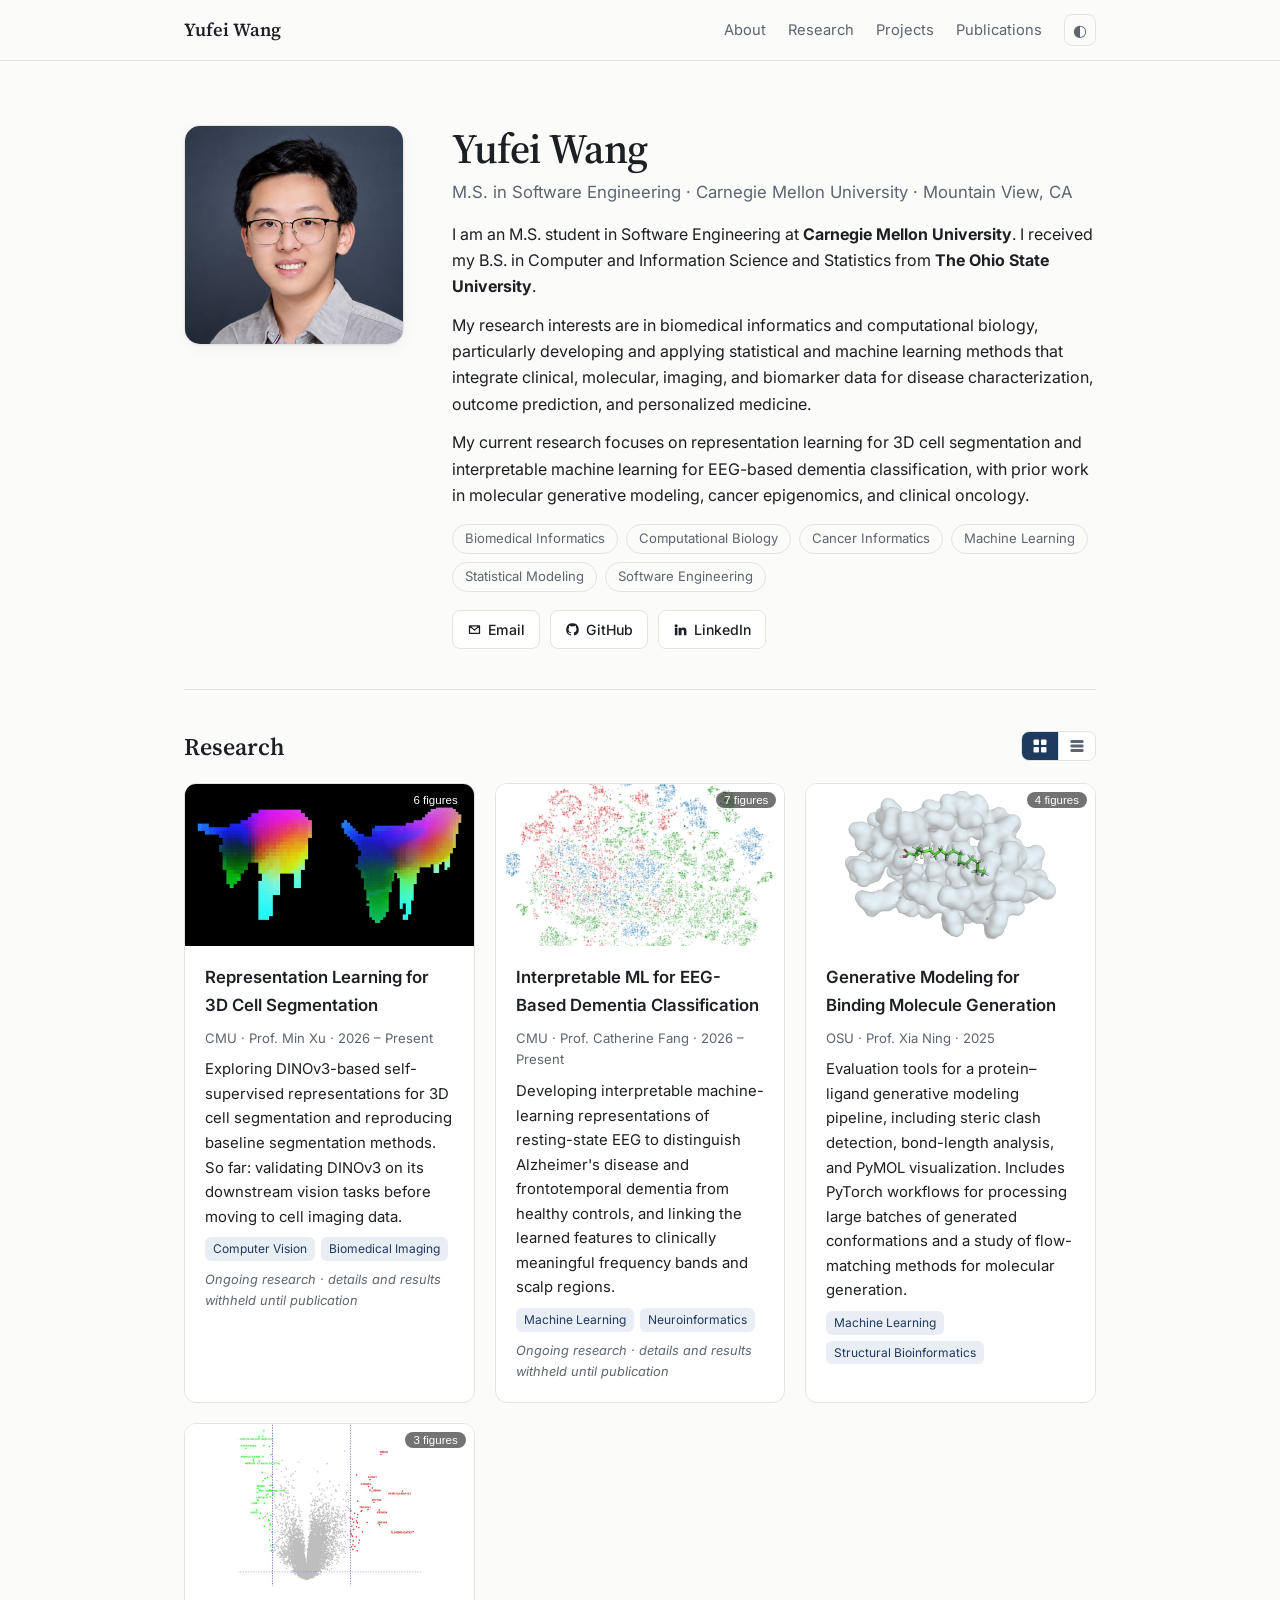
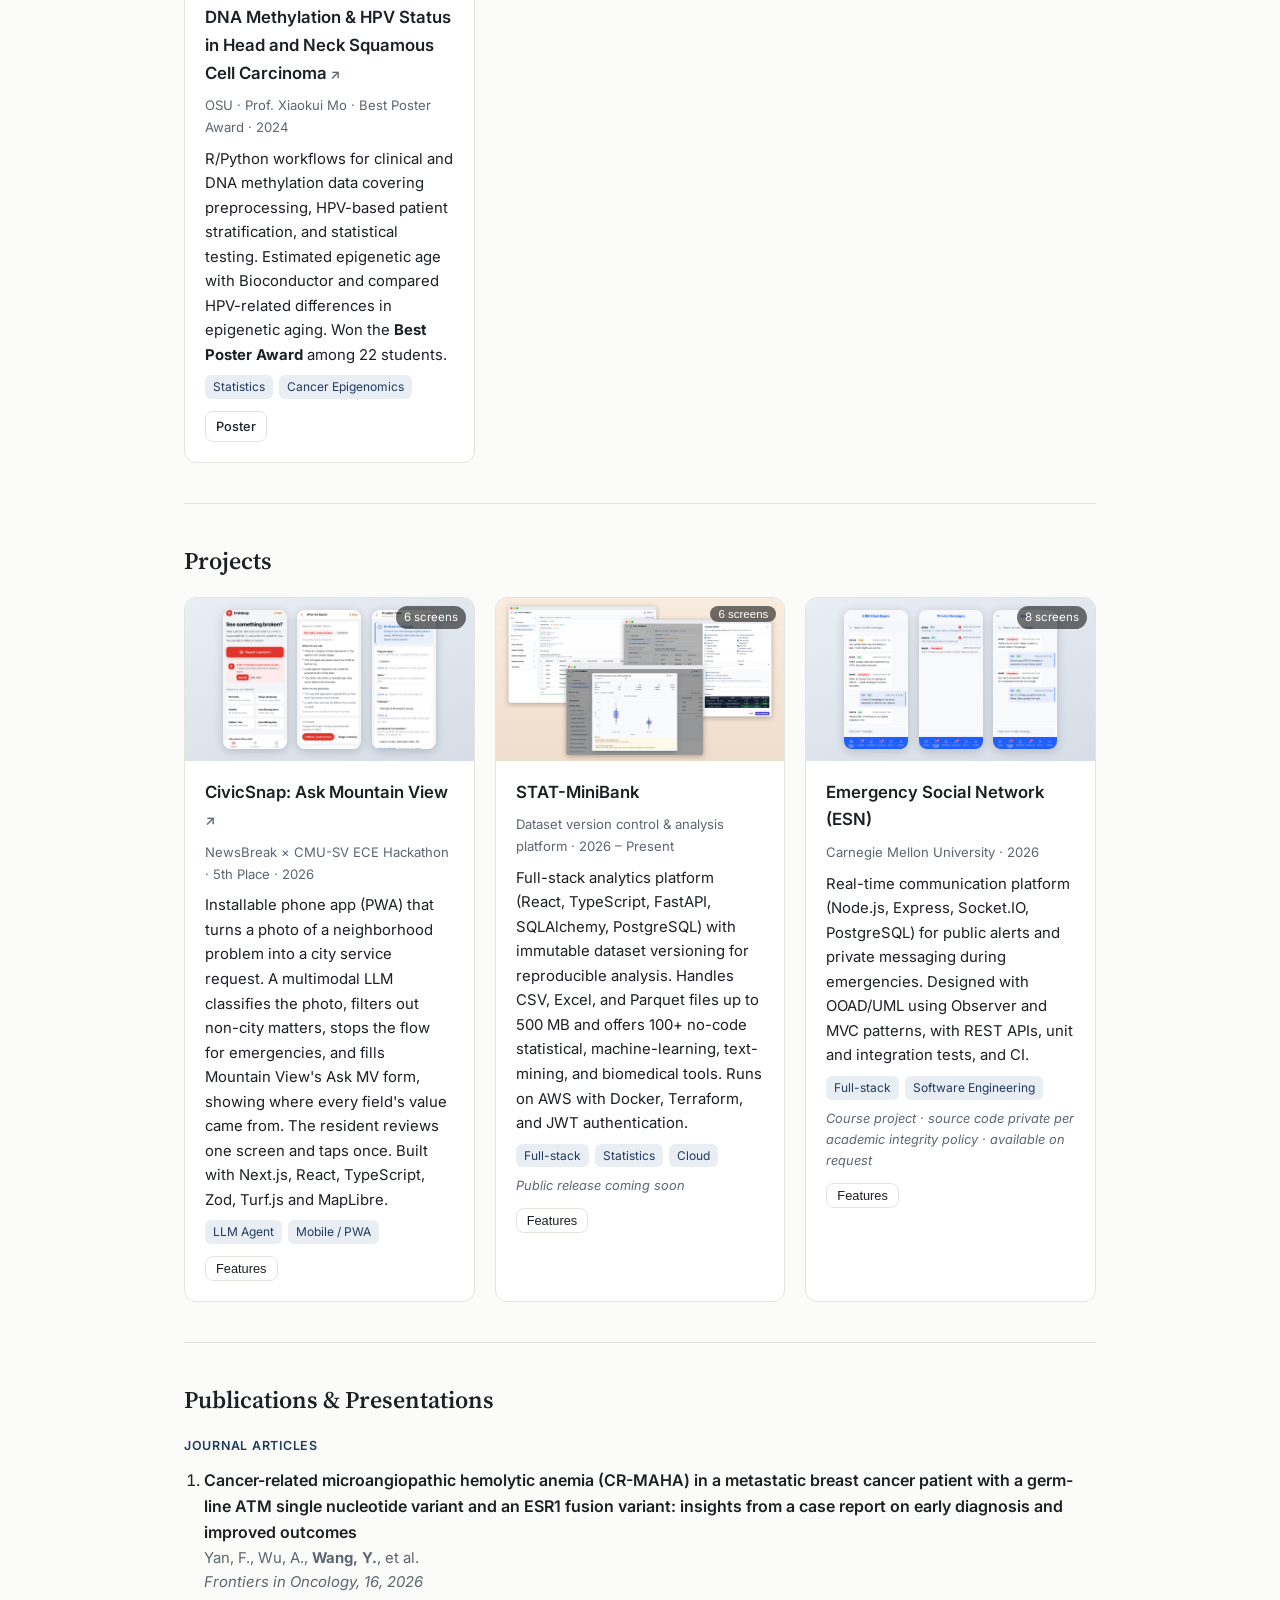
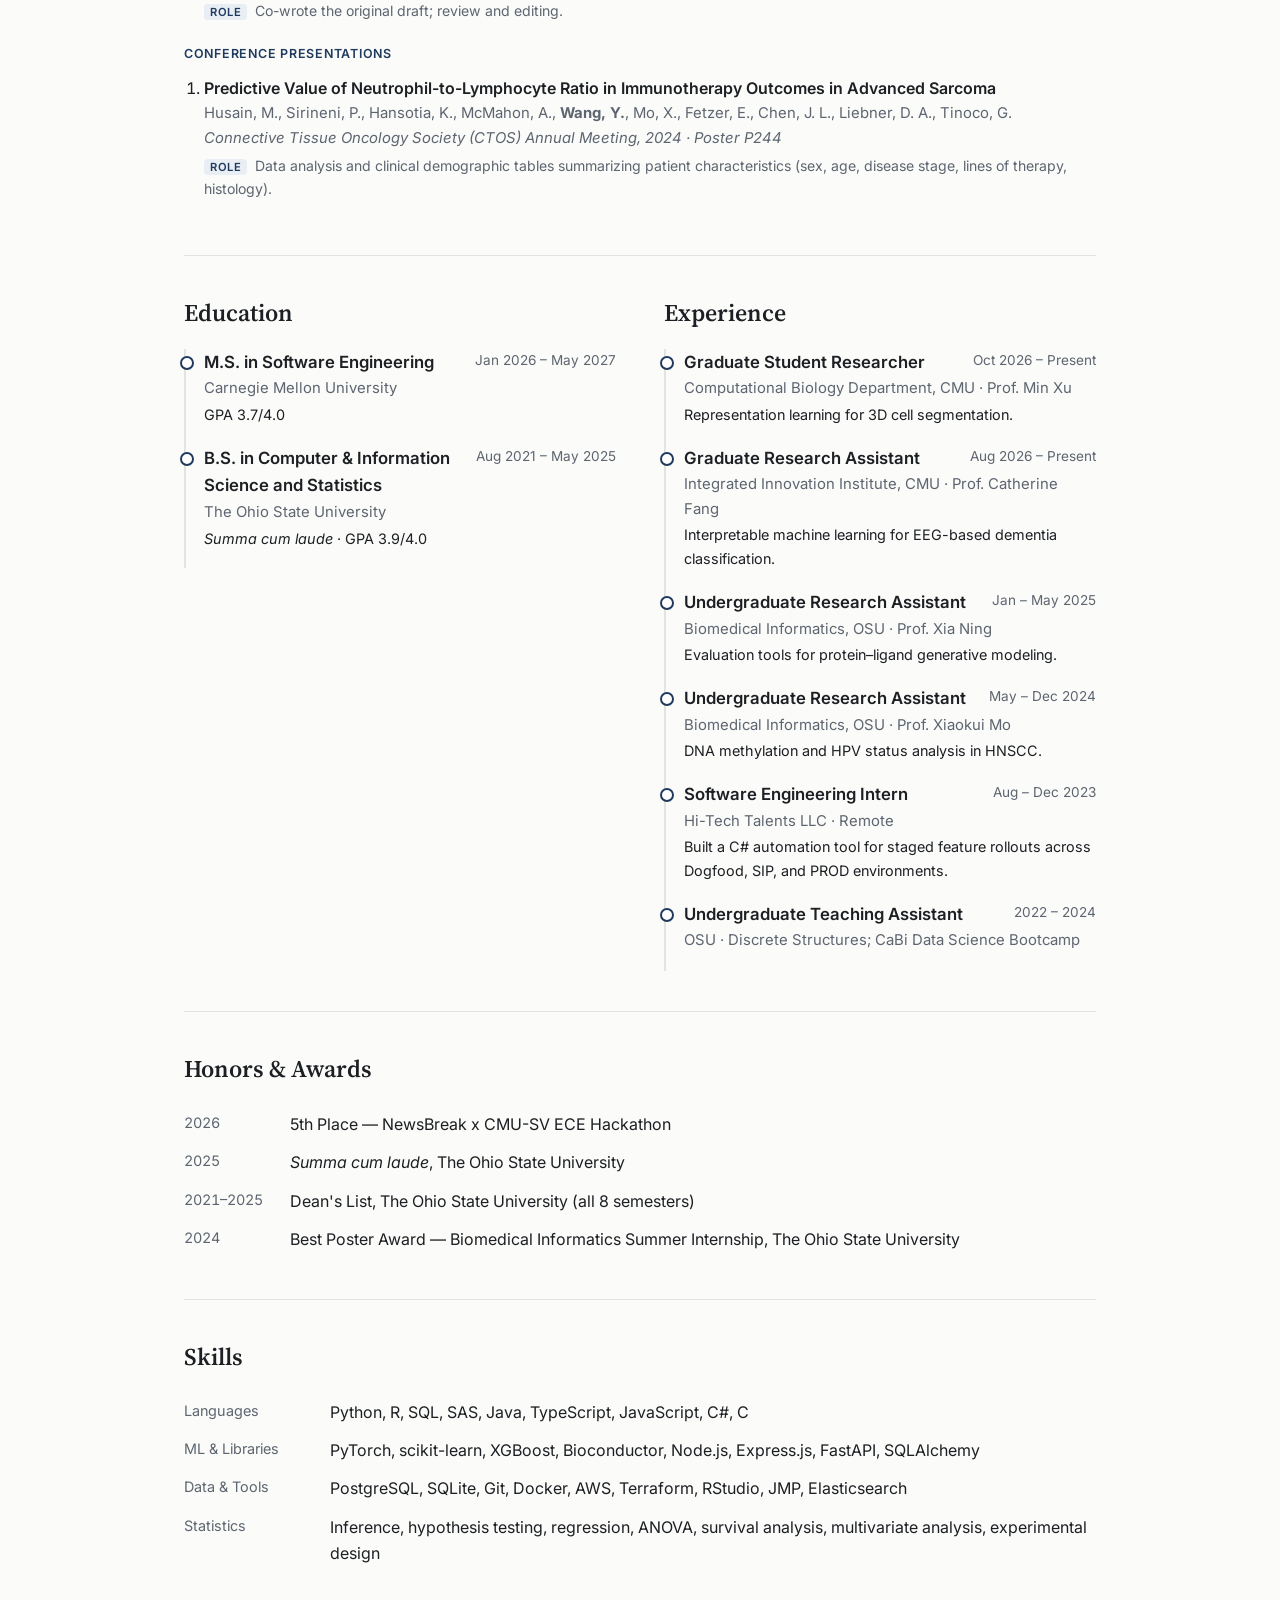
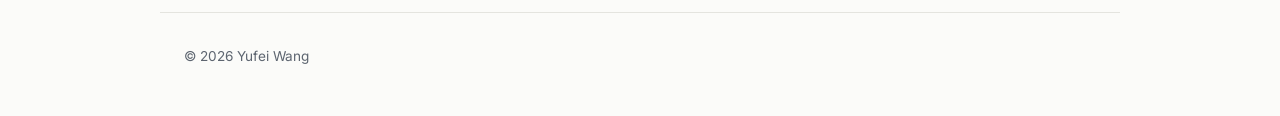
<file: index.html>
<!DOCTYPE html>
<html lang="en">
<head>
  <meta charset="UTF-8" />
  <meta name="viewport" content="width=device-width, initial-scale=1" />
  <title>Yufei Wang</title>
  <meta name="description" content="Personal website of Yufei Wang — research, projects, and CV." />
  <link rel="preconnect" href="https://fonts.googleapis.com" />
  <link rel="preconnect" href="https://fonts.gstatic.com" crossorigin />
  <link href="https://fonts.googleapis.com/css2?family=Inter:wght@400;500;600&family=Source+Serif+4:opsz,wght@8..60,500;8..60,600&display=swap" rel="stylesheet" />
  <link rel="stylesheet" href="assets/css/styles.css" />
  <link rel="icon" href="data:image/svg+xml,<svg xmlns='http://www.w3.org/2000/svg' viewBox='0 0 32 32'><rect width='32' height='32' rx='6' fill='%231f3a5f'/><text x='16' y='21' font-family='Georgia' font-size='15' fill='white' text-anchor='middle'>YW</text></svg>" />
</head>
<body>
  <header class="topbar">
    <nav class="container nav">
      <a href="#top" class="brand" id="brand"></a>
      <div class="nav-links">
        <a href="#about">About</a>
        <a href="#research">Research</a>
        <a href="#projects">Projects</a>
        <a href="#publications-section">Publications</a>
        <a href="cv.html" id="nav-cv">CV</a>
        <button id="theme-toggle" class="icon-btn" aria-label="Toggle dark mode">◐</button>
      </div>
    </nav>
  </header>

  <main class="container" id="top">
    <section class="hero" id="about">
      <div class="photo-wrap">
        <img id="photo" alt="" />
        <div id="photo-fallback" class="photo-fallback" hidden></div>
      </div>
      <div class="hero-text">
        <h1 id="name"></h1>
        <p class="subtitle" id="subtitle"></p>
        <p class="seeking" id="seeking"></p>
        <div id="bio" class="bio"></div>
        <ul id="interests" class="chips"></ul>
        <div id="links" class="links"></div>
      </div>
    </section>

    <section id="news-section" class="section">
      <h2>News</h2>
      <ul id="news" class="news"></ul>
    </section>

    <section id="research" class="section">
      <div class="section-head">
        <h2>Research</h2>
        <div class="view-toggle" role="group" aria-label="Layout">
          <button data-view="card" class="active" aria-label="Card view" title="Card view">
            <svg viewBox="0 0 16 16" aria-hidden="true"><rect x="1.5" y="1.5" width="5.5" height="5.5" rx="1"/><rect x="9" y="1.5" width="5.5" height="5.5" rx="1"/><rect x="1.5" y="9" width="5.5" height="5.5" rx="1"/><rect x="9" y="9" width="5.5" height="5.5" rx="1"/></svg>
          </button>
          <button data-view="list" aria-label="List view" title="List view">
            <svg viewBox="0 0 16 16" aria-hidden="true"><rect x="1.5" y="2" width="13" height="3" rx="1"/><rect x="1.5" y="6.5" width="13" height="3" rx="1"/><rect x="1.5" y="11" width="13" height="3" rx="1"/></svg>
          </button>
        </div>
      </div>
      <div id="research-grid" class="projects card-view"></div>
    </section>

    <section id="projects" class="section">
      <div class="section-head">
        <h2>Projects</h2>
      </div>
      <div id="project-grid" class="projects card-view"></div>
    </section>

    <section id="publications-section" class="section">
      <h2>Publications &amp; Presentations</h2>
      <div id="publications"></div>
    </section>

    <section id="experience" class="section two-col">
      <div>
        <h2>Education</h2>
        <ul id="education" class="timeline"></ul>
      </div>
      <div>
        <h2>Experience</h2>
        <ul id="experience-list" class="timeline"></ul>
      </div>
    </section>

    <section id="awards-section" class="section">
      <h2>Honors &amp; Awards</h2>
      <ul id="awards" class="news"></ul>
    </section>
    <section id="skills-section" class="section">
      <h2>Skills</h2>
      <ul id="skills" class="news skills"></ul>
    </section>
  </main>

  <dialog id="lightbox" class="lightbox" aria-label="Screenshots">
    <button id="lb-close" class="lb-btn lb-close" type="button" aria-label="Close">✕</button>
    <button id="lb-prev" class="lb-btn lb-prev" type="button" aria-label="Previous">‹</button>
    <figure>
      <img id="lb-img" alt="" draggable="false" />
      <figcaption id="lb-caption"></figcaption>
      <div id="lb-dots" class="lb-dots" aria-hidden="true"></div>
    </figure>
    <button id="lb-next" class="lb-btn lb-next" type="button" aria-label="Next">›</button>
  </dialog>

  <dialog id="features" class="features" aria-labelledby="ft-title">
    <div class="ft-head">
      <div>
        <h2 id="ft-title"></h2>
        <p id="ft-subtitle" class="ft-subtitle"></p>
      </div>
      <button id="ft-close" class="icon-btn" type="button" aria-label="Close">✕</button>
    </div>
    <div id="ft-tabs" class="ft-tabs" role="tablist"></div>
    <div class="ft-toolbar">
      <input id="ft-search" type="search" placeholder="Search this tab…" aria-label="Search features" />
      <button id="ft-toggle" class="btn" type="button">Collapse all</button>
    </div>
    <div id="ft-body" class="ft-body"></div>
  </dialog>

  <footer class="container footer">
    <span id="footer-text"></span>
  </footer>

  <script src="data-features.js"></script>
  <script src="data.js"></script>
  <script src="assets/js/main.js"></script>
</body>
</html>
</file>
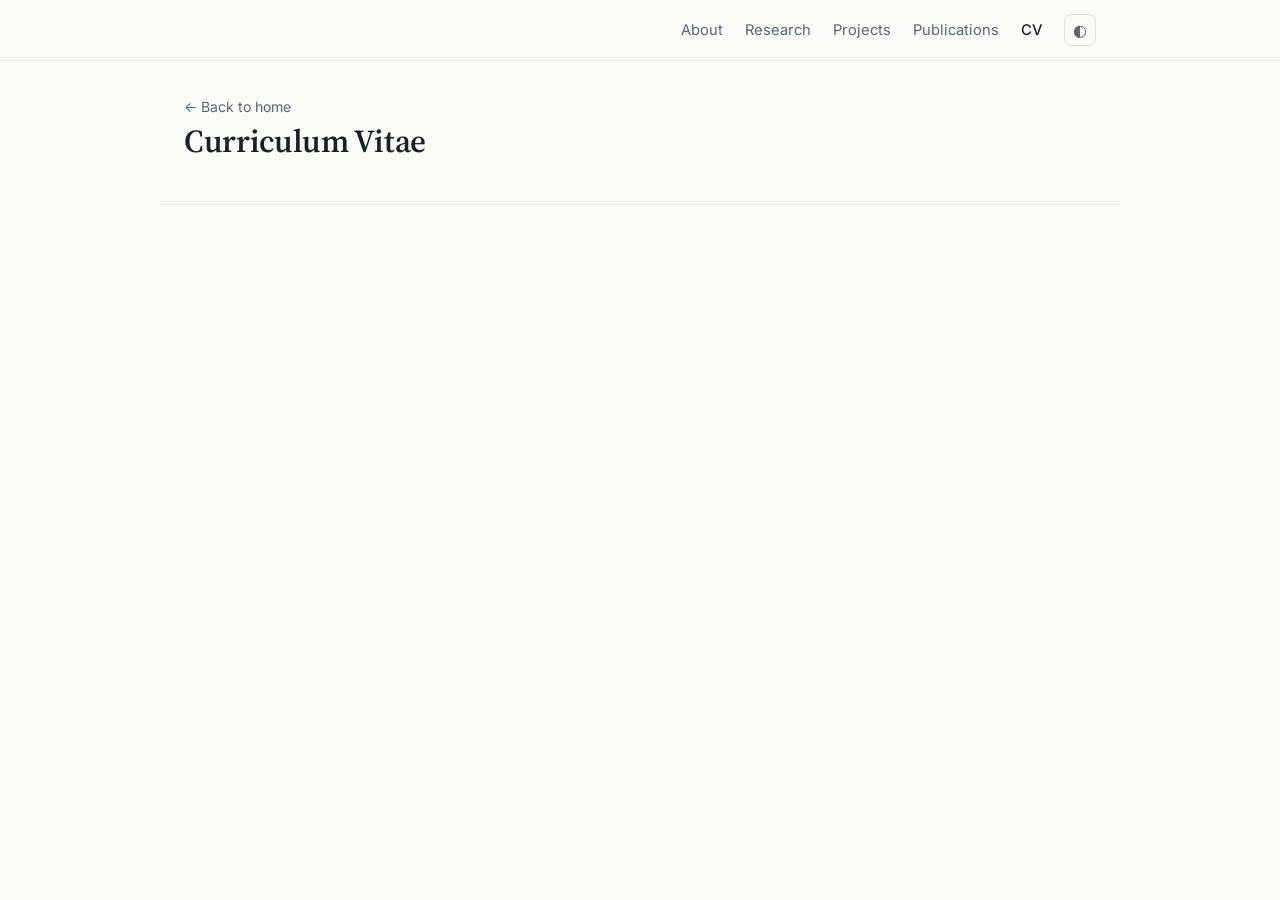
<file: cv.html>
<!DOCTYPE html>
<html lang="en">
<head>
  <meta charset="UTF-8" />
  <meta name="viewport" content="width=device-width, initial-scale=1" />
  <title>CV · Yufei Wang</title>
  <meta name="description" content="Curriculum vitae of Yufei Wang." />
  <link rel="preconnect" href="https://fonts.googleapis.com" />
  <link rel="preconnect" href="https://fonts.gstatic.com" crossorigin />
  <link href="https://fonts.googleapis.com/css2?family=Inter:wght@400;500;600&family=Source+Serif+4:opsz,wght@8..60,500;8..60,600&display=swap" rel="stylesheet" />
  <link rel="stylesheet" href="assets/css/styles.css" />
  <link rel="icon" href="data:image/svg+xml,<svg xmlns='http://www.w3.org/2000/svg' viewBox='0 0 32 32'><rect width='32' height='32' rx='6' fill='%231f3a5f'/><text x='16' y='21' font-family='Georgia' font-size='15' fill='white' text-anchor='middle'>YW</text></svg>" />
</head>
<body>
  <header class="topbar">
    <nav class="container nav">
      <a href="index.html" class="brand" id="brand"></a>
      <div class="nav-links">
        <a href="index.html#about">About</a>
        <a href="index.html#research">Research</a>
        <a href="index.html#projects">Projects</a>
        <a href="index.html#publications-section">Publications</a>
        <a href="cv.html" class="current">CV</a>
        <button id="theme-toggle" class="icon-btn" aria-label="Toggle dark mode">◐</button>
      </div>
    </nav>
  </header>

  <main class="container cv-page">
    <div class="section-head cv-head">
      <div>
        <a href="index.html" class="back">← Back to home</a>
        <h1>Curriculum Vitae</h1>
      </div>
      <div class="links" id="cv-actions"></div>
    </div>

    <div id="cv-frame-wrap" class="cv-frame-wrap"></div>

    <p id="cv-mobile" class="cv-mobile">
      Your browser may not display PDFs inline. Use <strong>Open PDF</strong> above to view the CV.
    </p>
    <p id="cv-missing" class="empty" hidden>The CV isn't available yet.</p>
  </main>

  <footer class="container footer">
    <span id="footer-text"></span>
  </footer>

  <script src="data.js"></script>
  <script src="assets/js/cv.js"></script>
</body>
</html>
</file>
<file: assets/css/styles.css>
:root {
  --bg: #fbfbf9;
  --surface: #ffffff;
  --text: #1c1f23;
  --muted: #5d6570;
  --border: #e4e4df;
  --accent: #1f3a5f;
  --accent-soft: #e9eef5;
  --shadow: 0 1px 2px rgba(0,0,0,.04), 0 4px 16px rgba(0,0,0,.04);
  --serif: "Source Serif 4", Georgia, serif;
  --sans: "Inter", -apple-system, BlinkMacSystemFont, "Segoe UI", sans-serif;
}
@media (prefers-color-scheme: dark) {
  :root:not([data-theme="light"]) {
    --bg: #111418; --surface: #181c21; --text: #e6e8eb; --muted: #9aa3ad;
    --border: #2a3038; --accent: #8fb4e3; --accent-soft: #1d2835;
    --shadow: 0 1px 2px rgba(0,0,0,.3);
  }
}
:root[data-theme="dark"] {
  --bg: #111418; --surface: #181c21; --text: #e6e8eb; --muted: #9aa3ad;
  --border: #2a3038; --accent: #8fb4e3; --accent-soft: #1d2835;
  --shadow: 0 1px 2px rgba(0,0,0,.3);
}

* { box-sizing: border-box; }
html { scroll-behavior: smooth; scroll-padding-top: 72px; }
body {
  margin: 0; background: var(--bg); color: var(--text);
  font: 16px/1.65 var(--sans); -webkit-font-smoothing: antialiased;
}
a { color: var(--accent); text-decoration: none; }
a:hover { text-decoration: underline; }
.container { max-width: 960px; margin: 0 auto; padding: 0 24px; }
[hidden] { display: none !important; }

/* Nav */
.topbar {
  position: sticky; top: 0; z-index: 10;
  background: color-mix(in srgb, var(--bg) 88%, transparent);
  backdrop-filter: blur(8px); border-bottom: 1px solid var(--border);
}
.nav { display: flex; align-items: center; justify-content: space-between; height: 60px; }
.brand { font-family: var(--serif); font-weight: 600; font-size: 1.15rem; color: var(--text); }
.nav-links { display: flex; align-items: center; gap: 22px; font-size: .92rem; }
.nav-links a { color: var(--muted); }
.nav-links a:hover { color: var(--text); text-decoration: none; }
.icon-btn {
  background: none; border: 1px solid var(--border); color: var(--muted);
  width: 32px; height: 32px; border-radius: 8px; cursor: pointer; font-size: 1rem;
}

/* Hero */
.hero { display: grid; grid-template-columns: 220px 1fr; gap: 48px; padding: 64px 0 40px; align-items: start; }
.photo-wrap img, .photo-fallback {
  width: 220px; height: 220px; border-radius: 16px; object-fit: cover;
  box-shadow: var(--shadow); border: 1px solid var(--border);
}
.photo-fallback {
  display: grid; place-items: center; background: var(--accent-soft); color: var(--accent);
  font: 600 4rem var(--serif);
}
h1 { font: 600 2.6rem/1.15 var(--serif); margin: 0 0 6px; letter-spacing: -.01em; }
h2 { font: 600 1.5rem var(--serif); margin: 0 0 20px; }
h3 { font-size: 1.05rem; font-weight: 600; margin: 0; }
.subtitle { color: var(--muted); margin: 0 0 14px; font-size: 1.05rem; }
.seeking {
  display: inline-block; margin: 0 0 18px; padding: 6px 12px; border-radius: 8px;
  background: var(--accent-soft); color: var(--accent); font-size: .9rem; font-weight: 500;
}
.bio p { margin: 0 0 12px; }
.chips { list-style: none; padding: 0; margin: 16px 0; display: flex; flex-wrap: wrap; gap: 8px; }
.chips li { font-size: .82rem; color: var(--muted); border: 1px solid var(--border); border-radius: 999px; padding: 3px 12px; }
.links { display: flex; flex-wrap: wrap; gap: 10px; margin-top: 18px; }
.links:empty { display: none; }
.btn {
  display: inline-flex; align-items: center; gap: 6px; font-size: .88rem; font-weight: 500;
  padding: 7px 14px; border: 1px solid var(--border); border-radius: 8px;
  color: var(--text); background: var(--surface);
}
.btn:hover { border-color: var(--accent); color: var(--accent); text-decoration: none; }
.btn.primary { background: var(--accent); color: var(--bg); border-color: var(--accent); }
.btn.primary:hover { opacity: .9; color: var(--bg); }
.btn svg { width: 15px; height: 15px; }

/* Sections */
.section { padding: 40px 0; border-top: 1px solid var(--border); }
.section-head { display: flex; justify-content: space-between; align-items: center; margin-bottom: 20px; gap: 16px; }
.section-head h2 { margin: 0; }
.news { list-style: none; padding: 0; margin: 0; }
.news li { display: grid; grid-template-columns: 90px 1fr; gap: 16px; padding: 6px 0; }
.news .date { color: var(--muted); font-size: .9rem; font-variant-numeric: tabular-nums; }

.skills li { grid-template-columns: 130px 1fr; }
@media (max-width: 720px) { .skills li { grid-template-columns: 1fr; gap: 0; padding: 6px 0 10px; } }

/* View toggle */
.view-toggle { display: inline-flex; border: 1px solid var(--border); border-radius: 8px; overflow: hidden; }
.view-toggle button {
  background: var(--surface); border: 0; padding: 6px 14px; font: 500 .85rem var(--sans);
  color: var(--muted); cursor: pointer;
}
.view-toggle button { display: grid; place-items: center; padding: 6px 10px; }
.view-toggle svg { width: 16px; height: 16px; fill: currentColor; }
.view-toggle button + button { border-left: 1px solid var(--border); }
.view-toggle button.active { background: var(--accent); color: var(--bg); }

/* Projects */
.project { background: var(--surface); border: 1px solid var(--border); border-radius: 12px; overflow: hidden; }
.project .thumb { background: var(--accent-soft); overflow: hidden; }
.project .thumb img { width: 100%; height: 100%; object-fit: cover; display: block; }
.project .thumb.placeholder { display: grid; place-items: center; color: var(--accent); font: 600 1.6rem var(--serif); opacity: .9; }
.project .body { padding: 18px 20px 20px; display: flex; flex-direction: column; gap: 8px; }
.project h3 a { color: var(--text); }
.project h3 a:hover { color: var(--accent); }
.project h3 a::after { content: " ↗"; font-size: .8em; color: var(--muted); }
.project .meta { font-size: .82rem; color: var(--muted); }
.project p { margin: 0; font-size: .93rem; color: var(--text); }
.tags { display: flex; flex-wrap: wrap; gap: 6px; }
.tags span { font-size: .75rem; padding: 2px 8px; border-radius: 6px; background: var(--accent-soft); color: var(--accent); }
.project .links { margin-top: 4px; gap: 8px; }
.project .btn { padding: 4px 10px; font-size: .8rem; }

.card-view { display: grid; grid-template-columns: repeat(auto-fill, minmax(270px, 1fr)); gap: 20px; }
.card-view .project { display: flex; flex-direction: column; transition: transform .15s, box-shadow .15s; }
.card-view .project:hover { transform: translateY(-2px); box-shadow: var(--shadow); }
.card-view .thumb { aspect-ratio: 16 / 9; }

.list-view { display: flex; flex-direction: column; gap: 14px; }
.list-view .project { display: grid; grid-template-columns: 200px 1fr; }
.list-view .thumb { min-height: 100%; aspect-ratio: auto; }
.list-view .body { padding: 16px 20px; }

/* Phone-screenshot thumbnails: whole phones, scaled to the thumbnail height */
.thumb.screens {
  position: relative; display: flex; justify-content: center; align-items: center; gap: 4%;
  padding: 12px; border: 0; width: 100%; cursor: zoom-in; font: inherit;
  background: linear-gradient(160deg, var(--accent-soft), color-mix(in srgb, var(--accent-soft) 60%, var(--accent) 12%));
}
.project .thumb.screens img {
  height: 100%; width: auto; max-width: 30%; object-fit: contain;
  border-radius: 8px; box-shadow: 0 2px 10px rgba(0,0,0,.18);
}
.screens-count {
  position: absolute; right: 8px; top: 8px; font-size: .72rem; padding: 2px 8px; border-radius: 999px;
  background: rgba(0,0,0,.55); color: #fff;
}
.thumb.figures { position: relative; display: block; border: 0; padding: 0; width: 100%; cursor: zoom-in; background: #fff; }
.thumb.figures img { transition: transform .3s; }
.thumb.figures:hover img { transform: scale(1.03); }
.list-view .thumb.figures img { height: 100%; }
.project .note { font-size: .8rem; color: var(--muted); font-style: italic; }

/* Lightbox */
.lightbox {
  border: 0; padding: 0; background: rgba(10, 12, 16, .94); max-width: 100vw; max-height: 100vh;
  width: 100vw; height: 100vh; height: 100dvh; margin: 0; display: none; place-items: center;
}
.lightbox[open] { display: grid; }
.lightbox::backdrop { background: rgba(10, 12, 16, .85); }
.lightbox figure { margin: 0; display: flex; flex-direction: column; align-items: center; gap: 12px; }
.lightbox img {
  max-height: 80vh; max-width: min(90vw, 1100px); border-radius: 12px; background: #fff;
  box-shadow: 0 10px 40px rgba(0,0,0,.5); cursor: pointer; user-select: none; -webkit-user-select: none;
  touch-action: pan-y;
}
.lightbox figcaption { color: #e6e8eb; font-size: .9rem; text-align: center; padding: 0 16px; max-width: 760px; }
.lb-dots { display: flex; align-items: center; gap: 6px; min-height: 18px; }
.lb-dots i { width: 7px; height: 7px; border-radius: 50%; background: rgba(255,255,255,.35); }
.lb-dots i.on { background: #fff; }
.lb-count { color: #cbd2d9; font-size: .78rem; margin-right: 6px; font-variant-numeric: tabular-nums; }
.lb-btn {
  position: fixed; background: rgba(255,255,255,.14); color: #fff; border: 0; cursor: pointer;
  width: 44px; height: 44px; border-radius: 50%; font-size: 1.6rem; line-height: 1; z-index: 2;
  -webkit-tap-highlight-color: transparent;
}
.lb-btn:hover { background: rgba(255,255,255,.28); }
.lb-close { top: 16px; right: 16px; font-size: 1.1rem; }
.lb-prev { left: 16px; top: 50%; transform: translateY(-50%); }
.lb-next { right: 16px; top: 50%; transform: translateY(-50%); }
.lightbox.single .lb-prev, .lightbox.single .lb-next { display: none; }
@media (max-width: 720px) {
  .lightbox figure { gap: 10px; padding-bottom: 76px; }
  .lightbox img { max-width: 94vw; max-height: 68vh; border-radius: 10px; }
  .lightbox figcaption { font-size: .82rem; }
  /* Big thumb-reachable controls in a bottom bar instead of over the image edges. */
  .lb-prev, .lb-next { top: auto; bottom: max(18px, env(safe-area-inset-bottom)); transform: none; width: 56px; height: 56px; font-size: 2rem; background: rgba(255,255,255,.18); }
  .lb-prev { left: calc(50% - 72px); }
  .lb-next { right: calc(50% - 72px); }
  .lb-close { top: max(12px, env(safe-area-inset-top)); right: 12px; }
}

/* Feature catalog dialog */
.features {
  width: min(860px, calc(100vw - 32px)); max-height: min(86vh, 900px); padding: 0;
  border: 1px solid var(--border); border-radius: 16px; background: var(--bg); color: var(--text);
  box-shadow: 0 20px 60px rgba(0,0,0,.25); overflow: hidden;
}
.features[open] { display: flex; flex-direction: column; }
.features .ft-head, .features .ft-tabs, .features .ft-toolbar { flex-shrink: 0; }
.features .ft-body { flex: 1 1 auto; min-height: 0; }
.features::backdrop { background: rgba(10, 12, 16, .55); }
.ft-head { display: flex; justify-content: space-between; align-items: flex-start; gap: 16px; padding: 20px 24px 8px; }
.ft-head h2 { margin: 0; font-size: 1.35rem; }
.ft-subtitle { margin: 4px 0 0; color: var(--muted); font-size: .9rem; }
.ft-tabs { display: flex; gap: 6px; padding: 8px 24px 0; border-bottom: 1px solid var(--border); overflow-x: auto; }
.ft-tabs button {
  font: 500 .88rem var(--sans); color: var(--muted); background: none; border: 0; cursor: pointer;
  padding: 10px 12px; border-bottom: 2px solid transparent; white-space: nowrap;
}
.ft-tabs button span { font-size: .75rem; background: var(--accent-soft); color: var(--accent); border-radius: 999px; padding: 1px 7px; margin-left: 4px; }
.ft-tabs button.active { color: var(--text); border-bottom-color: var(--accent); }
.ft-toolbar { display: flex; gap: 10px; padding: 14px 24px 6px; }
.ft-toolbar input {
  flex: 1; font: .9rem var(--sans); padding: 8px 12px; border-radius: 8px;
  border: 1px solid var(--border); background: var(--surface); color: var(--text);
}
.ft-toolbar .btn { padding: 6px 12px; font-size: .82rem; cursor: pointer; }
.ft-body { overflow-y: auto; padding: 6px 24px 24px; }
.ft-intro { color: var(--muted); font-size: .92rem; margin: 6px 0 14px; }
.ft-group { border: 1px solid var(--border); border-radius: 10px; background: var(--surface); margin-bottom: 10px; }
.ft-group summary { display: flex; justify-content: space-between; align-items: center; padding: 11px 14px; cursor: pointer; font-weight: 600; list-style: none; }
.ft-group summary::-webkit-details-marker { display: none; }
.ft-group summary::before { content: "▸"; color: var(--muted); margin-right: 8px; transition: transform .15s; }
.ft-group[open] summary::before { transform: rotate(90deg); }
.ft-gname { flex: 1; }
.ft-count { font-size: .75rem; font-weight: 600; border-radius: 999px; padding: 2px 9px; background: var(--accent-soft); color: var(--accent); }
.ft-count.tone-error { background: #fde8e8; color: #b42318; }
.ft-count.tone-warning { background: #fef3c7; color: #92400e; }
.ft-count.tone-info { background: #e0edff; color: #1d4ed8; }
.ft-gintro { margin: -4px 14px 8px; font-size: .85rem; color: var(--muted); }
.ft-group ul { list-style: none; margin: 0; padding: 0 14px 10px; }
.ft-group li { display: grid; grid-template-columns: minmax(170px, 34%) 1fr; gap: 12px; padding: 7px 0; border-top: 1px solid var(--border); font-size: .88rem; }
.ft-group li strong { font-weight: 600; }
.ft-group li.ft-sub {
  display: block; padding: 12px 0 4px; font-size: .72rem; font-weight: 600; letter-spacing: .06em;
  text-transform: uppercase; color: var(--accent);
}
.ft-group li.ft-sub + li { border-top: 0; }
.ft-group li span { color: var(--muted); }
:root[data-theme="dark"] .ft-count.tone-error { background: #4a1d1d; color: #fca5a5; }
:root[data-theme="dark"] .ft-count.tone-warning { background: #45330f; color: #fcd34d; }
:root[data-theme="dark"] .ft-count.tone-info { background: #1e2f4d; color: #93c5fd; }
@media (prefers-color-scheme: dark) {
  :root:not([data-theme="light"]) .ft-count.tone-error { background: #4a1d1d; color: #fca5a5; }
  :root:not([data-theme="light"]) .ft-count.tone-warning { background: #45330f; color: #fcd34d; }
  :root:not([data-theme="light"]) .ft-count.tone-info { background: #1e2f4d; color: #93c5fd; }
}
.ft-group mark { background: #fde68a; color: inherit; border-radius: 2px; }
@media (max-width: 720px) {
  .features { width: 100vw; height: 100dvh; max-width: 100vw; max-height: 100dvh; margin: 0; border: 0; border-radius: 0; }
  .ft-head, .ft-toolbar { padding-left: 16px; padding-right: 16px; }
  .ft-tabs { padding: 4px 12px 0; }
  .ft-body { padding: 6px 16px 20px; }
  .ft-group li { grid-template-columns: 1fr; gap: 2px; }
}

.empty { color: var(--muted); }

/* Publications */
.pubs { padding-left: 20px; margin: 0; }
.pub-type { font-size: .78rem; font-weight: 600; letter-spacing: .06em; text-transform: uppercase; color: var(--accent); margin: 22px 0 10px; }
.pub-type:first-child { margin-top: 0; }
.pubs li { margin-bottom: 14px; }
.pubs .ptitle { font-weight: 600; }
.pubs .authors, .pubs .venue { color: var(--muted); font-size: .93rem; }
.pubs .venue { font-style: italic; }
.pubs .role { font-size: .88rem; color: var(--muted); margin-top: 4px; }
.pubs .role span { font-size: .7rem; font-weight: 600; letter-spacing: .05em; text-transform: uppercase; color: var(--accent); background: var(--accent-soft); border-radius: 4px; padding: 1px 6px; margin-right: 4px; }
.pubs .ptitle a { color: var(--text); }
.pubs .ptitle a:hover { color: var(--accent); }
.pubs .links { margin-top: 8px; }
.pubs .btn { padding: 3px 10px; font-size: .8rem; }

/* Timeline */
.two-col { display: grid; grid-template-columns: 1fr 1fr; gap: 48px; }
.timeline { list-style: none; padding: 0; margin: 0; }
.timeline li { padding: 0 0 18px 18px; border-left: 2px solid var(--border); position: relative; }
.timeline li::before {
  content: ""; position: absolute; left: -6px; top: 7px; width: 10px; height: 10px;
  border-radius: 50%; background: var(--surface); border: 2px solid var(--accent);
}
.timeline .org { color: var(--muted); font-size: .93rem; }
.timeline .years { float: right; color: var(--muted); font-size: .85rem; }
.timeline .detail { font-size: .9rem; margin-top: 2px; }

.footer { padding: 32px 24px 48px; color: var(--muted); font-size: .85rem; border-top: 1px solid var(--border); }

/* Mobile */
@media (max-width: 720px) {
  .container { padding: 0 16px; }
  .nav-links { gap: 14px; }
  .nav-links a:not(#nav-cv) { display: none; }
  .hero { grid-template-columns: 1fr; gap: 24px; padding-top: 36px; text-align: left; }
  .photo-wrap img, .photo-fallback { width: 140px; height: 140px; }
  .photo-fallback { font-size: 2.6rem; }
  h1 { font-size: 2rem; }
  .two-col { grid-template-columns: 1fr; gap: 32px; }
  .list-view .project { grid-template-columns: 1fr; }
  .list-view .thumb { aspect-ratio: 16 / 9; }
  .timeline .years { float: none; display: block; }
  .news li { grid-template-columns: 72px 1fr; gap: 10px; }
}

@media print {
  .topbar, .view-toggle, .footer { display: none; }
  .section { break-inside: avoid; }
}

/* CV page */
.nav-links a.current { color: var(--text); font-weight: 500; }
.cv-page { padding-top: 32px; padding-bottom: 24px; }
.cv-head { align-items: flex-end; flex-wrap: wrap; }
.cv-head h1 { font-size: 2rem; margin: 4px 0 0; }
.cv-head .links { margin-top: 0; }
.back { font-size: .88rem; color: var(--muted); }
.cv-frame-wrap { margin-top: 8px; }
.cv-frame {
  display: block; width: 100%; height: calc(100vh - 200px); min-height: 640px;
  border: 1px solid var(--border); border-radius: 12px; background: var(--surface);
  box-shadow: var(--shadow);
}
.cv-mobile { display: none; color: var(--muted); font-size: .92rem; }
@media (max-width: 720px) {
  .cv-frame-wrap { display: none; }
  .cv-mobile { display: block; }
  .cv-head h1 { font-size: 1.6rem; }
}
</file>
